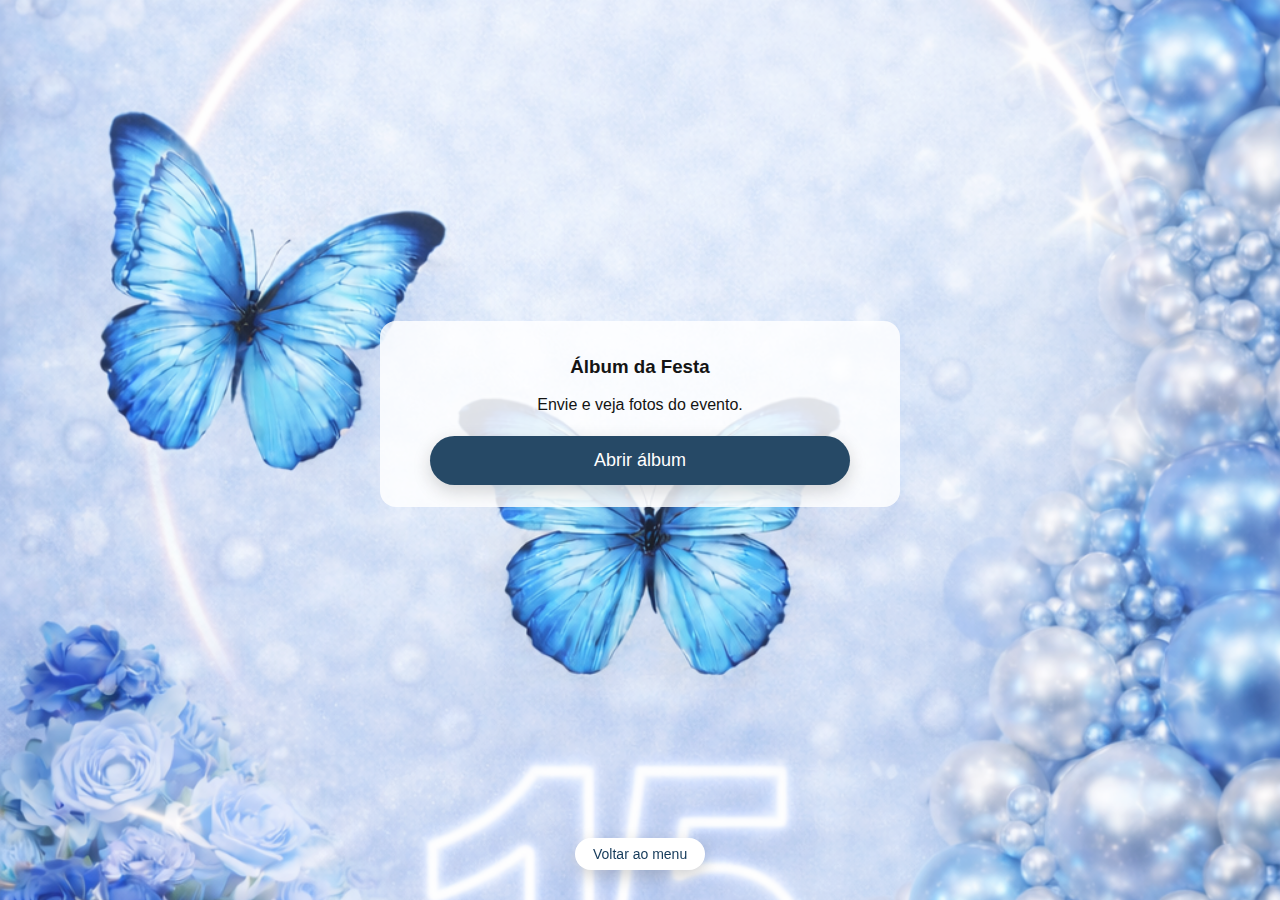
<file: album.html>
<!DOCTYPE html>
<html lang="pt-br">
<head>
<meta charset="UTF-8">
<meta name="viewport" content="width=device-width, initial-scale=1.0">
<title>Álbum</title>

<link rel="stylesheet" href="css/style.css">
</head>

<body>

<div class="page">

<div class="topo"></div>

<div class="centro">

<div class="card-local">

<h3>Álbum da Festa</h3>

<p>Envie e veja fotos do evento.</p>

<button onclick="window.open('LINK_DO_ALBUM')">
Abrir álbum
</button>

</div>

</div>

<div class="rodape">
<button class="botao-voltar" onclick="navegar('menu.html')">
Voltar ao menu
</button>
</div>

</div>

<script src="js/script.js"></script>
</body>
</html>
</file>
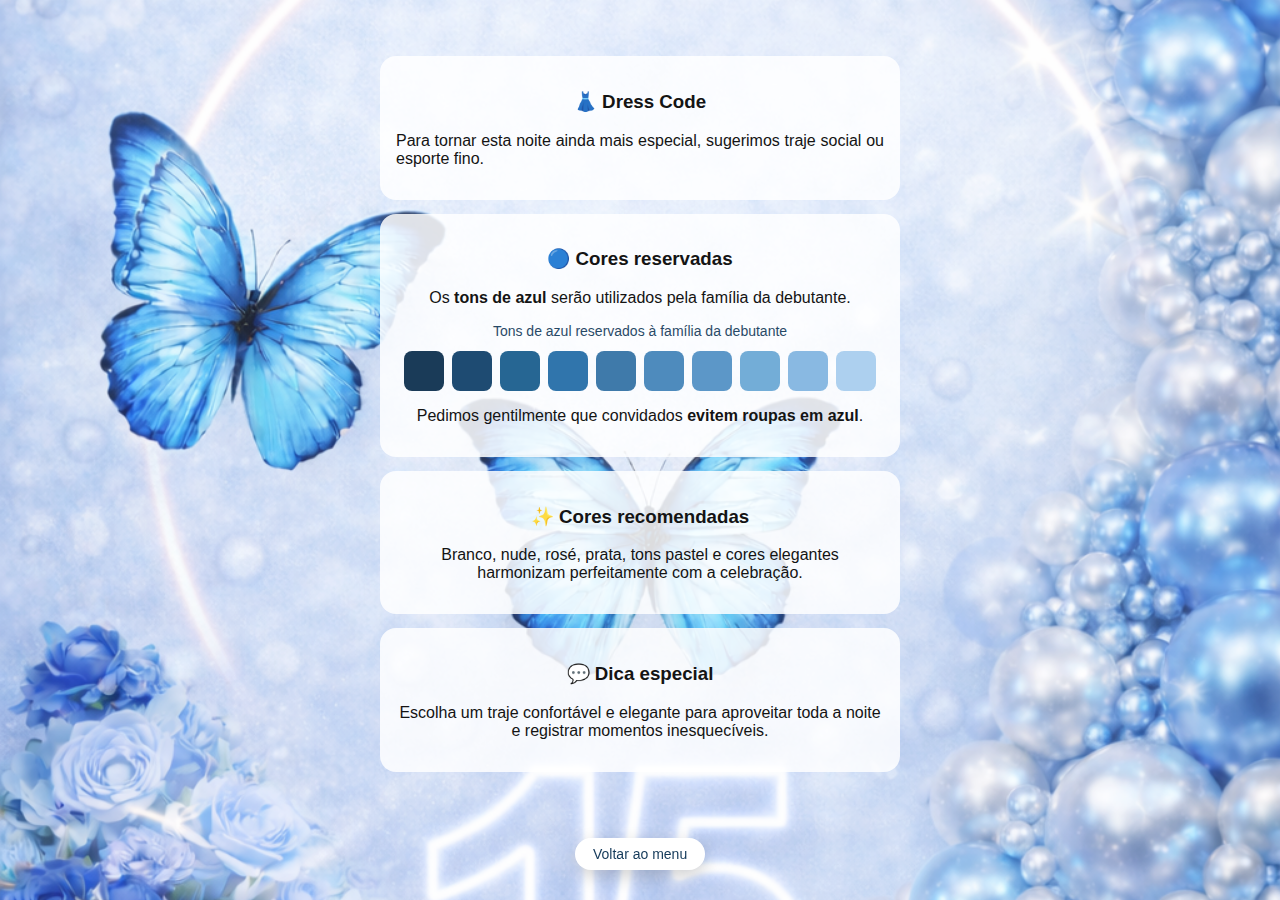
<file: dresscode.html>
<!DOCTYPE html>
<html lang="pt-br">
<head>
<meta charset="UTF-8">
<meta name="viewport" content="width=device-width, initial-scale=1.0">
<title>Dress Code</title>

<link rel="stylesheet" href="css/style.css">
</head>

<body>

<div class="page">

<div class="topo"></div>

<div class="centro">

<div class="card-local texto-justificado">

<h3>👗 Dress Code</h3>

<p>
Para tornar esta noite ainda mais especial,
sugerimos traje social ou esporte fino.
</p>

</div>

<div class="card-local">

<h3>🔵 Cores reservadas</h3>

<p>
Os <strong>tons de azul</strong> serão utilizados
pela família da debutante.
</p>
<p class="legenda-cores">
Tons de azul reservados à família da debutante
</p>

<div class="paleta-cores">

  <div class="cor" style="background:#072b4a;"></div>
  <div class="cor" style="background:#0b3c66;"></div>
  <div class="cor" style="background:#145a8a;"></div>
  <div class="cor" style="background:#1f6aa5;"></div>
  <div class="cor" style="background:#2f6fa3;"></div>
  <div class="cor" style="background:#3f82b8;"></div>
  <div class="cor" style="background:#4f8fc4;"></div>
  <div class="cor" style="background:#68a6d4;"></div>
  <div class="cor" style="background:#7fb4e0;"></div>
  <div class="cor" style="background:#a6cdee;"></div>

</div>
<p>
Pedimos gentilmente que convidados
<strong>evitem roupas em azul</strong>.
</p>

</div>

<div class="card-local">

<h3>✨ Cores recomendadas</h3>

<p>
Branco, nude, rosé, prata, tons pastel e
cores elegantes harmonizam perfeitamente
com a celebração.
</p>

</div>

<div class="card-local">

<h3>💬 Dica especial</h3>

<p>
Escolha um traje confortável e elegante
para aproveitar toda a noite e registrar
momentos inesquecíveis.
</p>

</div>

</div>

<div class="rodape">
<button class="botao-voltar" onclick="navegar('menu.html')">
Voltar ao menu
</button>
</div>

</div>

<script src="js/script.js"></script>
</body>
</html>
</file>
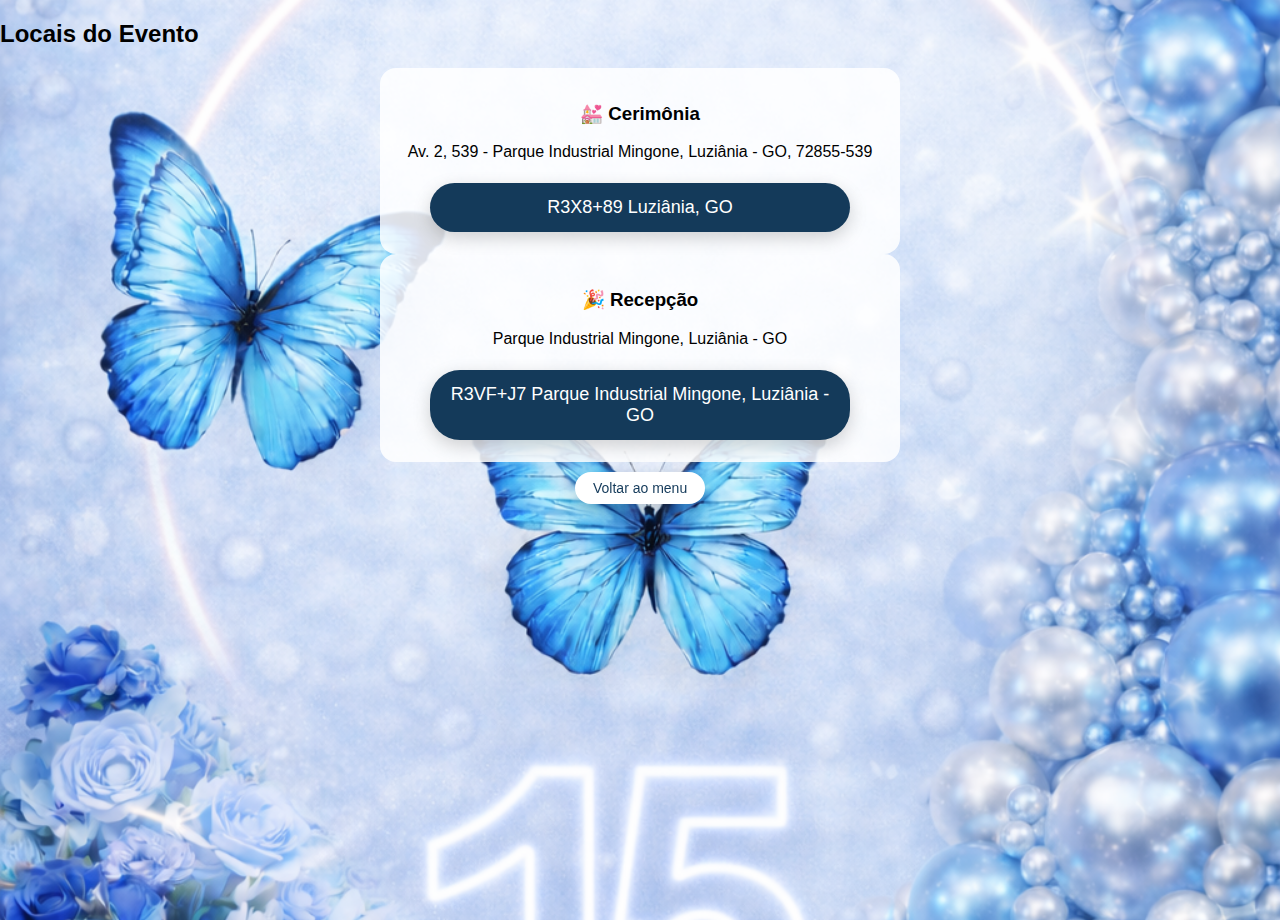
<file: locais.html>
<!DOCTYPE html>
<html lang="pt-br">
<head>
<meta charset="UTF-8">
<meta name="viewport" content="width=device-width, initial-scale=1.0">

<title>Locais do Evento</title>

<link rel="stylesheet" href="css/style.css">
</head>

<body class="menu-page">

<div class="menu">

<h2 class="menu-titulo">Locais do Evento</h2>

<div class="card-local">
<h3>💒 Cerimônia</h3>
<p id="cerimonia-endereco">
Av. 2, 539 - Parque Industrial Mingone, Luziânia - GO, 72855-539
</p>

<button onclick="abrirMapa('CERIMONIA')">
R3X8+89 Luziânia, GO
</button>
</div>

<div class="card-local">
<h3>🎉 Recepção</h3>
<p id="recepcao-endereco">
Parque Industrial Mingone, Luziânia - GO
</p>

<button onclick="abrirMapa('RECEPCAO')">
R3VF+J7 Parque Industrial Mingone, Luziânia - GO
</button>
</div>

</div>

<script src="js/script.js"></script>

</body>
</html>
<div class="rodape">
<button class="botao-voltar"
onclick="location.href='menu.html'">
Voltar ao menu
</button>
</div>
</file>
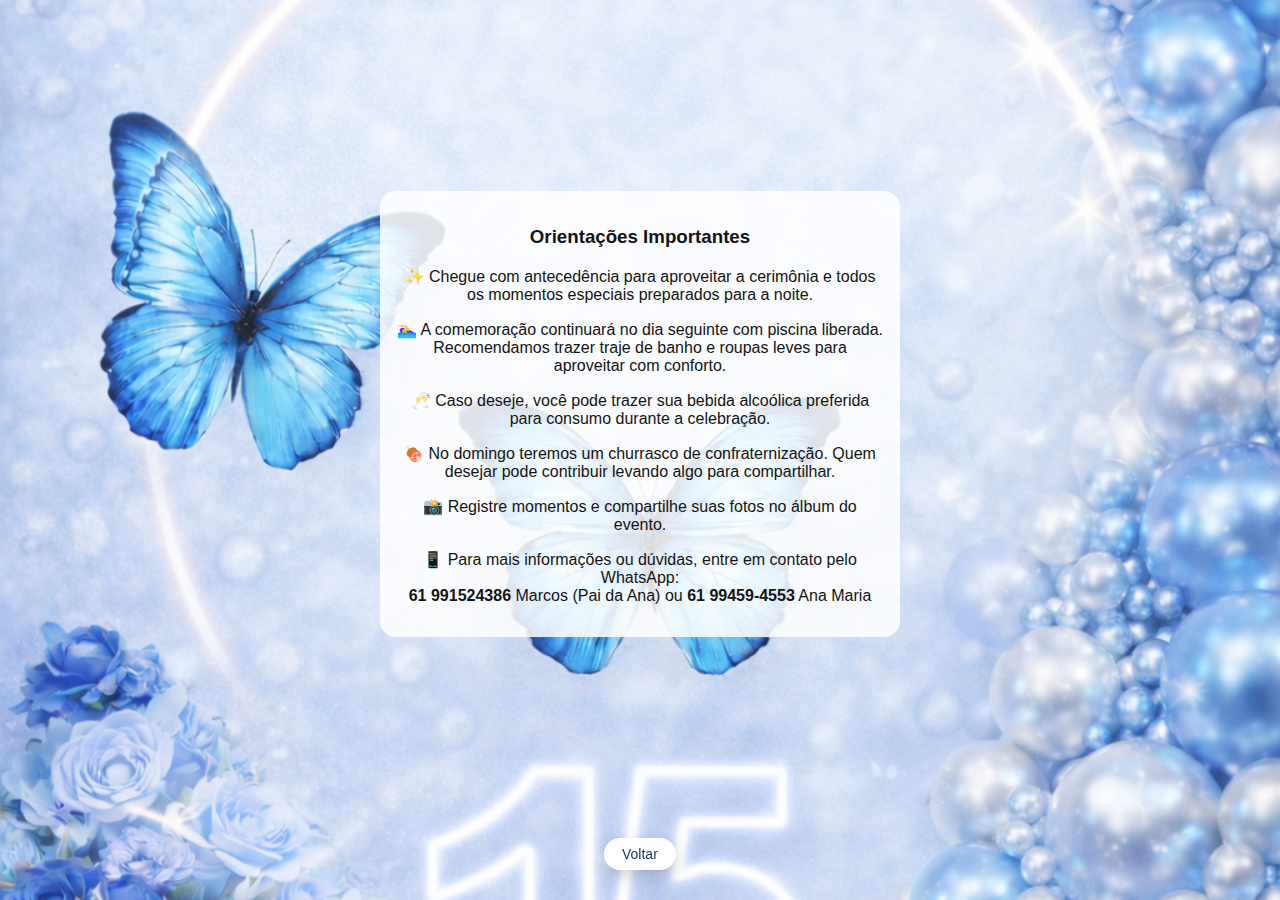
<file: orientacoes.html>
<!DOCTYPE html>
<html lang="pt-br">
<head>
<meta charset="UTF-8">
<meta name="viewport" content="width=device-width, initial-scale=1.0">
<title>Orientações Importantes</title>

<link rel="stylesheet" href="css/style.css">
</head>

<body>

<div class="page">

<div class="centro">

<div class="card-local">
<h3>Orientações Importantes</h3>

<p>
✨ Chegue com antecedência para aproveitar a cerimônia e todos os momentos especiais preparados para a noite.
</p>

<p>
🏊‍♀️ A comemoração continuará no dia seguinte com piscina liberada.  
Recomendamos trazer traje de banho e roupas leves para aproveitar com conforto.
</p>

<p>
🥂 Caso deseje, você pode trazer sua bebida alcoólica preferida para consumo durante a celebração.
</p>

<p>
🍖 No domingo teremos um churrasco de confraternização.  
Quem desejar pode contribuir levando algo para compartilhar.
</p>

<p>
📸 Registre momentos e compartilhe suas fotos no álbum do evento.
</p>

<p>
📱 Para mais informações ou dúvidas, entre em contato pelo WhatsApp:<br>
<strong>61 991524386</strong> Marcos (Pai da Ana) ou
<strong>61 99459-4553</strong> Ana Maria
</p>

</div>

</div>

<div class="rodape">
<button class="botao-voltar" onclick="navegar('menu.html')">
Voltar
</button>
</div>

</div>

<script src="js/script.js"></script>

</body>
</html>
</file>
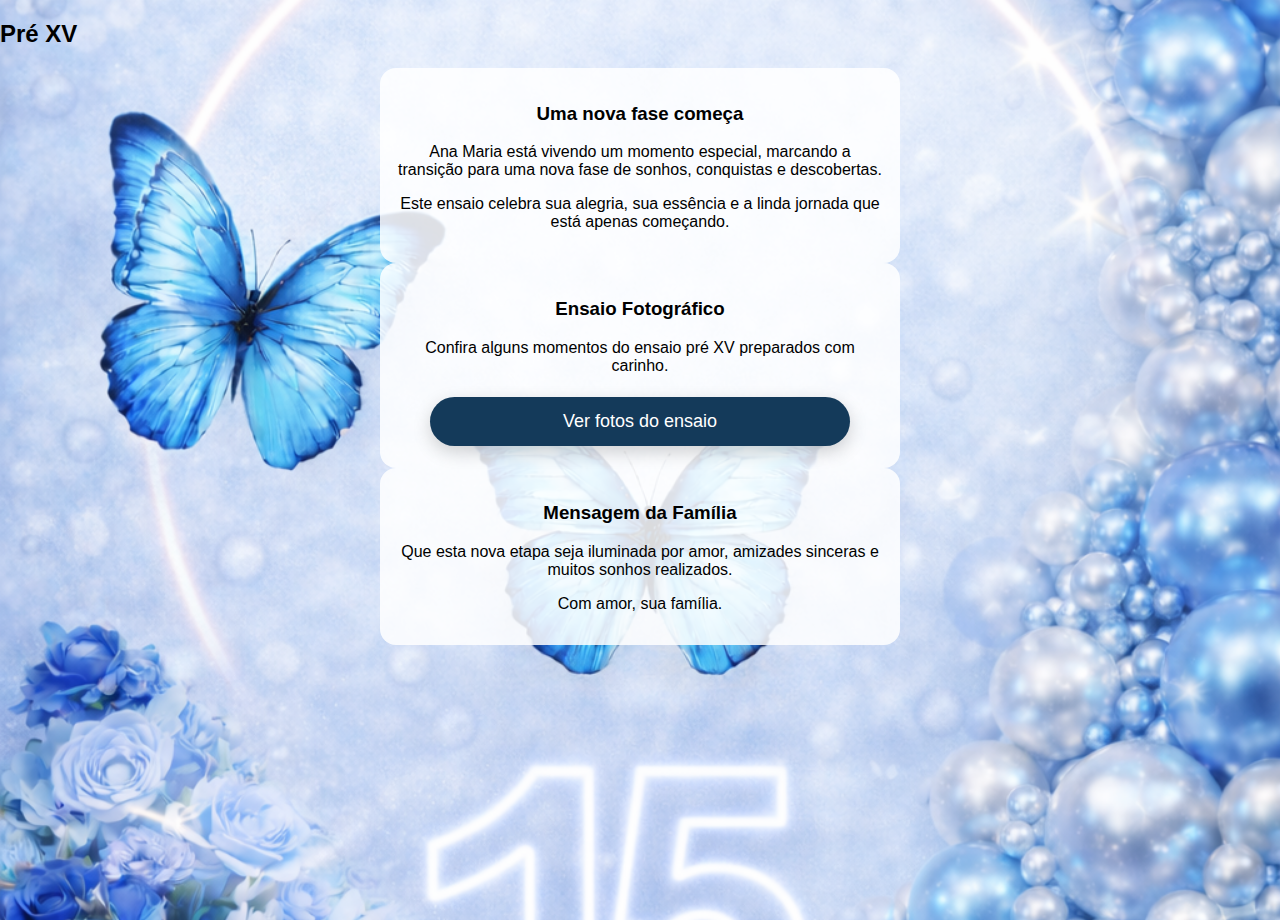
<file: prexv.html>
<!DOCTYPE html>
<html lang="pt-br">
<head>
<meta charset="UTF-8">
<meta name="viewport" content="width=device-width, initial-scale=1.0">

<title>Pré XV - Ana Maria</title>

<link rel="stylesheet" href="css/style.css">
</head>

<body class="menu-page">

<div class="menu">

<h2 class="menu-titulo">Pré XV</h2>

<div class="card-local">

<h3>Uma nova fase começa</h3>

<p>
Ana Maria está vivendo um momento especial,
marcando a transição para uma nova fase de
sonhos, conquistas e descobertas.
</p>

<p>
Este ensaio celebra sua alegria,
sua essência e a linda jornada que está
apenas começando.
</p>

</div>

<div class="card-local">

<h3>Ensaio Fotográfico</h3>

<p>
Confira alguns momentos do ensaio
pré XV preparados com carinho.
</p>

<button onclick="window.open('LINK_DO_ENSAIO', '_blank')">
Ver fotos do ensaio
</button>

</div>

<div class="card-local">

<h3>Mensagem da Família</h3>

<p>
Que esta nova etapa seja iluminada por
amor, amizades sinceras e muitos sonhos
realizados.
</p>

<p>
Com amor, sua família.
</p>

</div>

</div>

</body>
</html>
</file>
<file: css/style.css>
body {
  margin: 0;
  font-family: Arial, sans-serif;
}

/* Fundo padrão */
.page {
  min-height: 100vh;
  width: 100%;
  display: flex;
  flex-direction: column;
  overflow-x: hidden;
}

  background-image: url("../img/fundo.png");
  background-repeat: no-repeat;
  background-position: center top;
  background-size: cover;

  background-attachment: fixed;
}

/* Layout */
.topo {
  height: 40px;
}

.centro {
  flex: 1;
  display: flex;
  flex-direction: column;
  justify-content: center; /* centraliza quando cabe */
  padding: 16px;
  gap: 14px;
}


.rodape {
  margin-bottom: 20px;
}

/* Contador */
#contador {
  color: #143a5a;
  font-size: clamp(14px, 4vw, 20px);
  font-weight: 500;
  text-align: center;
  padding-bottom: 10px;
}

/* Botões */
button {
  padding: 15px 30px;
  border-radius: 30px;
  border: none;
  font-size: 18px;
  color: white;
  cursor: pointer;
  margin: 6px 0;

  background: linear-gradient(45deg, #6fb8ff, #3b8edb);
  box-shadow: 0 6px 18px rgba(0,0,0,0.18);

  transition: 0.25s;
}

button:hover {
  transform: scale(1.04);
}

button:active {
  transform: scale(0.97);
}

.menu-botao {
  width: 100%;
  max-width: 420px;
  margin: 6px auto;
  padding: 14px;
  border-radius: 30px;
  border: none;              /* remove borda branca */
  background: #2f6fa3;       /* azul mais claro */
  color: white;
  font-size: clamp(14px, 4vw, 18px);
  display: block;
}

.botao-voltar {
  width: auto;
  padding: 8px 18px;
  border-radius: 20px;
  border: none;
  background: white;
  color: #143a5a;
  font-size: 14px;
  margin: 10px auto;
  display: block;
}

.card-local button {
  width: 100%;
  max-width: 420px;
  margin: 6px auto;
  padding: 14px;
  border-radius: 30px;
  border: none;
  background: #143a5a;
  color: white;
  font-size: clamp(14px, 4vw, 18px);
}

/* Cartões */
.card-local {
  background: rgba(255,255,255,0.85);
  padding: 16px;
  border-radius: 16px;
  width: 100%;
  max-width: 520px;
  margin: 0 auto;
  text-align: center;
}
}

/* Formulários */
.formulario {
  display: flex;
  flex-direction: column;
}

.formulario input,
.formulario select,
.formulario textarea {
  margin: 8px 0;
  padding: 14px;
  border-radius: 14px;
  border: none;
}

/* Responsivo */
@media (max-width: 600px) {
  button {
    font-size: 16px;
  }
}
/* Botão destaque rota */
.botao-rota {
  width: 95%;
  font-size: 18px;
  margin: 15px auto;
  background: linear-gradient(45deg, #4fa3e3, #2b7cc0);
}

button {
  transition: transform 0.2s ease, box-shadow 0.2s ease;
}

button:active {
  transform: scale(0.97);
}
@media (min-height: 800px) {
  .centro {
    justify-content: center;
  }
}
.page::before {
  content: "";
  position: fixed;
  inset: 0;
  background: rgba(255,255,255,0.08);
  pointer-events: none;
}
/* HOME sem cartão branco */
.convite-home {
  text-align: center;
  max-width: 400px;
}

/* Nome */
.nome-home {
  color: #143a5a;
  font-size: 28px;
  margin-bottom: 20px;
}

/* Texto */
.texto-home {
  margin-top: 15px;
  color: #143a5a;
  font-size: 16px;
}

/* Botão selo */
.botao-selo {
  position: relative;
  z-index: 2000;

  padding: 14px 28px;
  font-size: clamp(16px, 4vw, 20px);
  border-radius: 40px;
  border: none;
  background: #4fa3e3; /* azul original */
  color: white;
  cursor: pointer;
  margin: 10px 0;
  overflow: hidden;
}

.botao-selo:hover {
  transform: scale(1.05);
}
/* Brilho suave do botão convite */
.botao-selo {
  position: relative;
  overflow: hidden;
}

.botao-selo::after {
  content: "";
  position: absolute;
  top: -50%;
  left: -60%;
  width: 50%;
  height: 200%;

  background: linear-gradient(
    120deg,
    transparent,
    rgba(255,255,255,0.6),
    transparent
  );

  transform: rotate(25deg);
  animation: brilhoConvite 4s infinite;
}

@keyframes brilhoConvite {
  0% {
    left: -60%;
  }
  100% {
    left: 130%;
  }
}
/* Borboletas animadas */
.borboleta {
  position: fixed;
  width: 26px;
  pointer-events: none;
  opacity: 0.9;

  transition:
    transform 4.5s ease-out,
    opacity 4.5s ease-out;

  animation: asas 0.6s infinite alternate;
}

/* asas batendo fora de sincronia */
@keyframes asas {
  from { filter: brightness(1); }
  to   { filter: brightness(1.3); }
}
/* profundidade */
.borboleta-fundo {
  z-index: 1;
  opacity: 0.5;
}

.borboleta-meio {
  z-index: 50;
}

.borboleta-frente {
  z-index: 999;
}
.galeria-home {
  display: grid;
  grid-template-columns: 1fr 1fr;
  gap: 8px;
  margin: 10px 0;
}

.galeria-home img {
  width: 100%;
  border-radius: 14px;
  object-fit: cover;
}
.botao-selo {
  position: relative;
  z-index: 2000;
}

.botao-selo::after {
  content: "";
  position: absolute;
  top: 0;
  left: -80%;
  width: 60%;
  height: 100%;

  background: linear-gradient(
    120deg,
    transparent,
    rgba(255,255,255,0.7),
    transparent
  );

  transform: skewX(-25deg);
  opacity: 0;
}
.brilho-ativo::after {
  animation: brilhoBotao 1.2s ease-out;
  opacity: 1;
}

@keyframes brilhoBotao {
  from { left: -80%; }
  to   { left: 140%; }
}
* {
  box-sizing: border-box;
}

img, iframe {
  max-width: 100%;
}

body {
  margin: 0;
  overflow-x: hidden;
}
/* Otimização de animações */
.borboleta {
  will-change: transform, opacity;
  transform: translateZ(0);
}

.botao-selo,
.menu-botao,
.botao-voltar {
  will-change: transform;
}
/* ===== FUNDO PADRÃO DO SITE ===== */
body {
  margin: 0;
  min-height: 100vh;

  background-image: url("../img/fundo.png");
  background-size: cover;
  background-position: center;
  background-repeat: no-repeat;
  background-attachment: fixed;

  overflow-x: hidden;
}

/* ===== Transição suave entre páginas ===== */

body {
  opacity: 1;
  transition: opacity 0.5s ease;
}

body.fade-out {
  opacity: 0;
}
.texto-justificado p {
  text-align: justify;
}

/* Paleta de cores Dress Code */
.paleta-cores {
  display: flex;
  justify-content: center;
  gap: 8px;
  margin: 12px 0 6px;
}

.paleta-cores .cor {
  width: 40px;
  height: 40px;
  border-radius: 8px;
}

/* ===== BOTÕES DO MENU — CORREÇÃO FINAL ===== */
.menu-botao {
  width: 100%;
  max-width: 420px;
  margin: 6px auto;
  padding: 14px;
  border-radius: 30px;

  border: none !important;          /* remove borda branca */
  outline: none !important;
  box-shadow: none !important;

  background: #4f8fc4 !important;   /* azul mais claro */
  color: white;

  font-size: clamp(14px, 4vw, 18px);
  display: block;
}

.legenda-cores {
  text-align: center;
  font-size: 14px;
  color: #143a5a;
  margin-top: 10px;
  margin-bottom: 6px;
}
</file>
